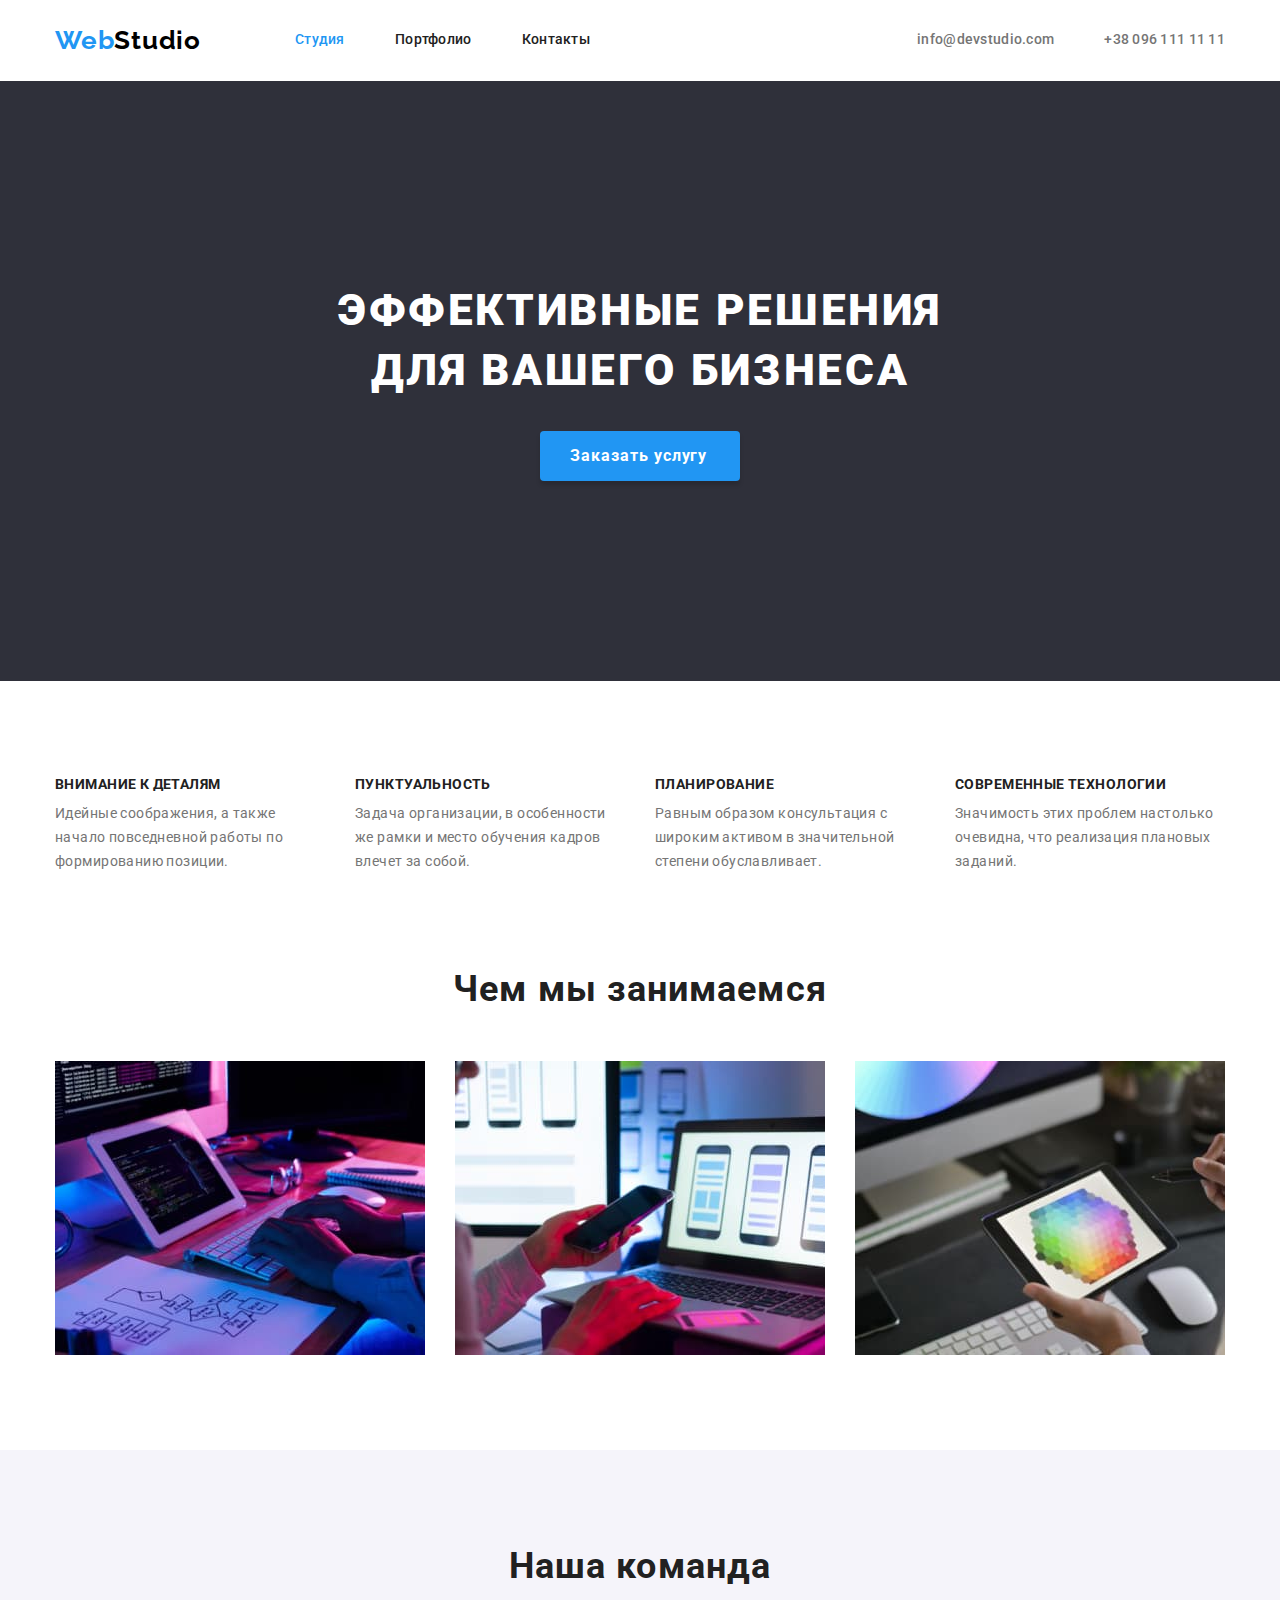
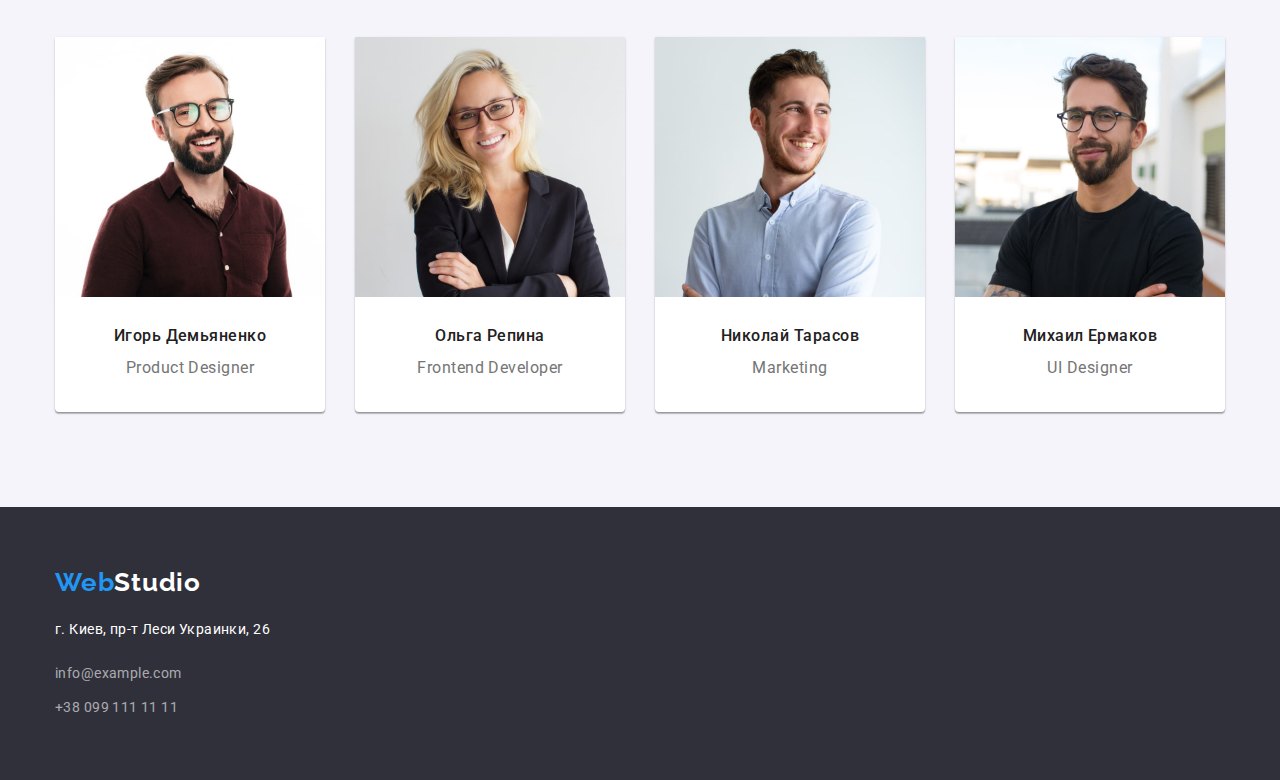
<file: index.html>
<!DOCTYPE html>
<html lang="ru">
<head>
    <meta charset="UTF-8">
    <meta http-equiv="X-UA-Compatible" content="IE=edge">
    <meta name="viewport" content="width=device-width, initial-scale=1.0">
    <title>Document</title>
    <link rel="stylesheet" href="./css/styles.css">
    <!-- fonts -->
    <link rel="preconnect" href="https://fonts.googleapis.com">
    <link rel="preconnect" href="https://fonts.gstatic.com" crossorigin>
    <link href="https://fonts.googleapis.com/css2?family=Raleway:wght@700&family=Roboto:wght@400;500;700;900&display=swap"
        rel="stylesheet">
    <!-- Normalize CSS -->
    <link rel="stylesheet" href="https://cdn.jsdelivr.net/npm/modern-normalize@1.1.0/modern-normalize.min.css" />
    <!-- my CSS -->
    <link rel="stylesheet" href="./css/styles.css">
</head>

<body class="body">
    <header class="page-header">
        <section class="header-container container">
            <a class="logo link" href="./index.html">Web<span style="color:#000000 ;">Studio</span></a>
            <nav class="header-nav">
                <ul class="header-list list">
                    <li class="header-list-items"><a class="current-page link" href="./index.html">Студия</a></li>
                    <li class="header-list-items"><a class="pages-links link" href="./portfolio.html">Портфолио</a></li>
                    <li class="header-list-items"><a class="pages-links link" href="">Контакты</a></li>
                </ul>
            </nav>
        
            <ul class="header-mail-tel list">
                <li class="header-contacts"><a class="header-contacts-links link" href="mailto:info@devstudio.com">info@devstudio.com</a></li>
                <li class="header-contacts"><a class="header-contacts-links link" href="tel:+380961111111">+38 096 111 11 11</a></li>
            </ul>
        </section>
    </header>

<!-- уникальный контент -->
    <main>
        <!-- шапка -->
        <section class="solution">
            <div class="solution-block container">
                <h1 class="main-title">Эффективные решения для вашего бизнеса</h1>
                <button class="btn" type="button">Заказать услугу</button>
            </div>
        </section>

        <!-- особенности -->
        <section class="difference">
            <h2 hidden>Особенности</h2>

            <ul class="difference-list container list">
                <li class="difference-list-items">
                    <h3 class="difference-list-header">Внимание к деталям</h3>
                    <p class="difference-list-paragraph">Идейные соображения, а также начало повседневной работы по формированию позиции.</p>
                </li>
                <li class="difference-list-items">
                    <h3 class="difference-list-header">Пунктуальность</h3>
                    <p class="difference-list-paragraph">Задача организации, в особенности же рамки и место обучения кадров влечет за собой.</p>
                </li>
                <li class="difference-list-items">
                    <h3 class="difference-list-header">Планирование</h3>
                    <p class="difference-list-paragraph">Равным образом консультация с широким активом в значительной степени обуславливает.</p>
                </li>
                <li class="difference-list-items">
                    <h3 class="difference-list-header">Современные технологии</h3>
                    <p class="difference-list-paragraph">Значимость этих проблем настолько очевидна, что реализация плановых заданий.</p>
                </li>
            </ul>
        </section>
        <!-- чем мы занимаемся -->
        <section class="whatwedo container">
            <h2 class="body-headers">Чем мы занимаемся</h2>
            <ul class="whatwedo-list list">
                <li class="whatwedo-list-items"><a href=""><img width="370" height="294" src="./images/mainpage/chemzanimaesya1.jpg"
                    alt="человек набирает код на компьютере"></a></li>
                <li class="whatwedo-list-items"><a href=""><img width="370" height="294" src="./images/mainpage/chemzanimaesya2.jpg"
                    alt="человек разрабатывает дизайн приложения для смартфона"></a></li>
                <li class="whatwedo-list-items"><a href=""><img width="370" height="294" src="./images/mainpage/chemzanimaesya3.jpg"
                    alt="человек подбирает на планшете цветовую гамму для дизайна"></a></li>
            </ul>
        </section>
        <!-- наша команда -->
        <section class="command">
            <div class="container">
                <h2 class="body-headers">Наша команда</h2>
                    <ul class="command-list list">
                        <li class="command-cards">
                            
                            <img width="270" height="260" src="./images/mainpage/main-comanda1-ID.jpg" alt="фото члена команды">
                            <h3 class="command-names">Игорь Демьяненко</h3>
                            <p class="command-proffession" lang="en">Product Designer</p>
                            
                        </li>
                        <li class="command-cards">
                            <img width="270" height="260" src="./images/mainpage/main-comanda2-OR.jpg" 
                                alt="фото члена команды">
                            <h3 class="command-names">Ольга Репина</h3>
                            <p class="command-proffession" lang="en">Frontend Developer</p>
                        </li>
                        <li class="command-cards">
                            <img width="270" height="260" src="./images/mainpage/main-comanda3-NT.jpg" 
                                alt="фото члена команды">
                            <h3 class="command-names">Николай Тарасов</h3>
                            <p class="command-proffession" lang="en">Marketing</p>
                        </li>
                        <li class="command-cards">
                            <img width="270" height="260" src="./images/mainpage/main-comanda4-ME.jpg" 
                                alt="фото члена команды">
                            <h3 class="command-names">Михаил Ермаков</h3>
                            <p class="command-proffession" lang="en">UI Designer</p>
                        </li>
                    </ul>
            </div>
        </section>
    </main>


    <!-- футер -->
    <footer class="footer">
        <div class="container">
            <a class="logo link" href="./index.html">Web<span style="color:#FFFFFF">Studio</span></a>
                <div class="address-content">
                    <address class="address">
                        <p class="footer-address">г. Киев, пр-т Леси Украинки, 26</p>
                        <ul class="footer-list list">
                            <li class="footer-contacts-el"><a class="footer-contacts link" href="mailto:info@example.com">info@example.com</a></li>
                            <li class="footer-contacts-el"><a class="footer-contacts link" href="tel:+380991111111">+38 099 111 11 11</a></li>
                        </ul>
                    </address>
                </div>
        </div>
    </footer>
    
</body>
</html>
</file>
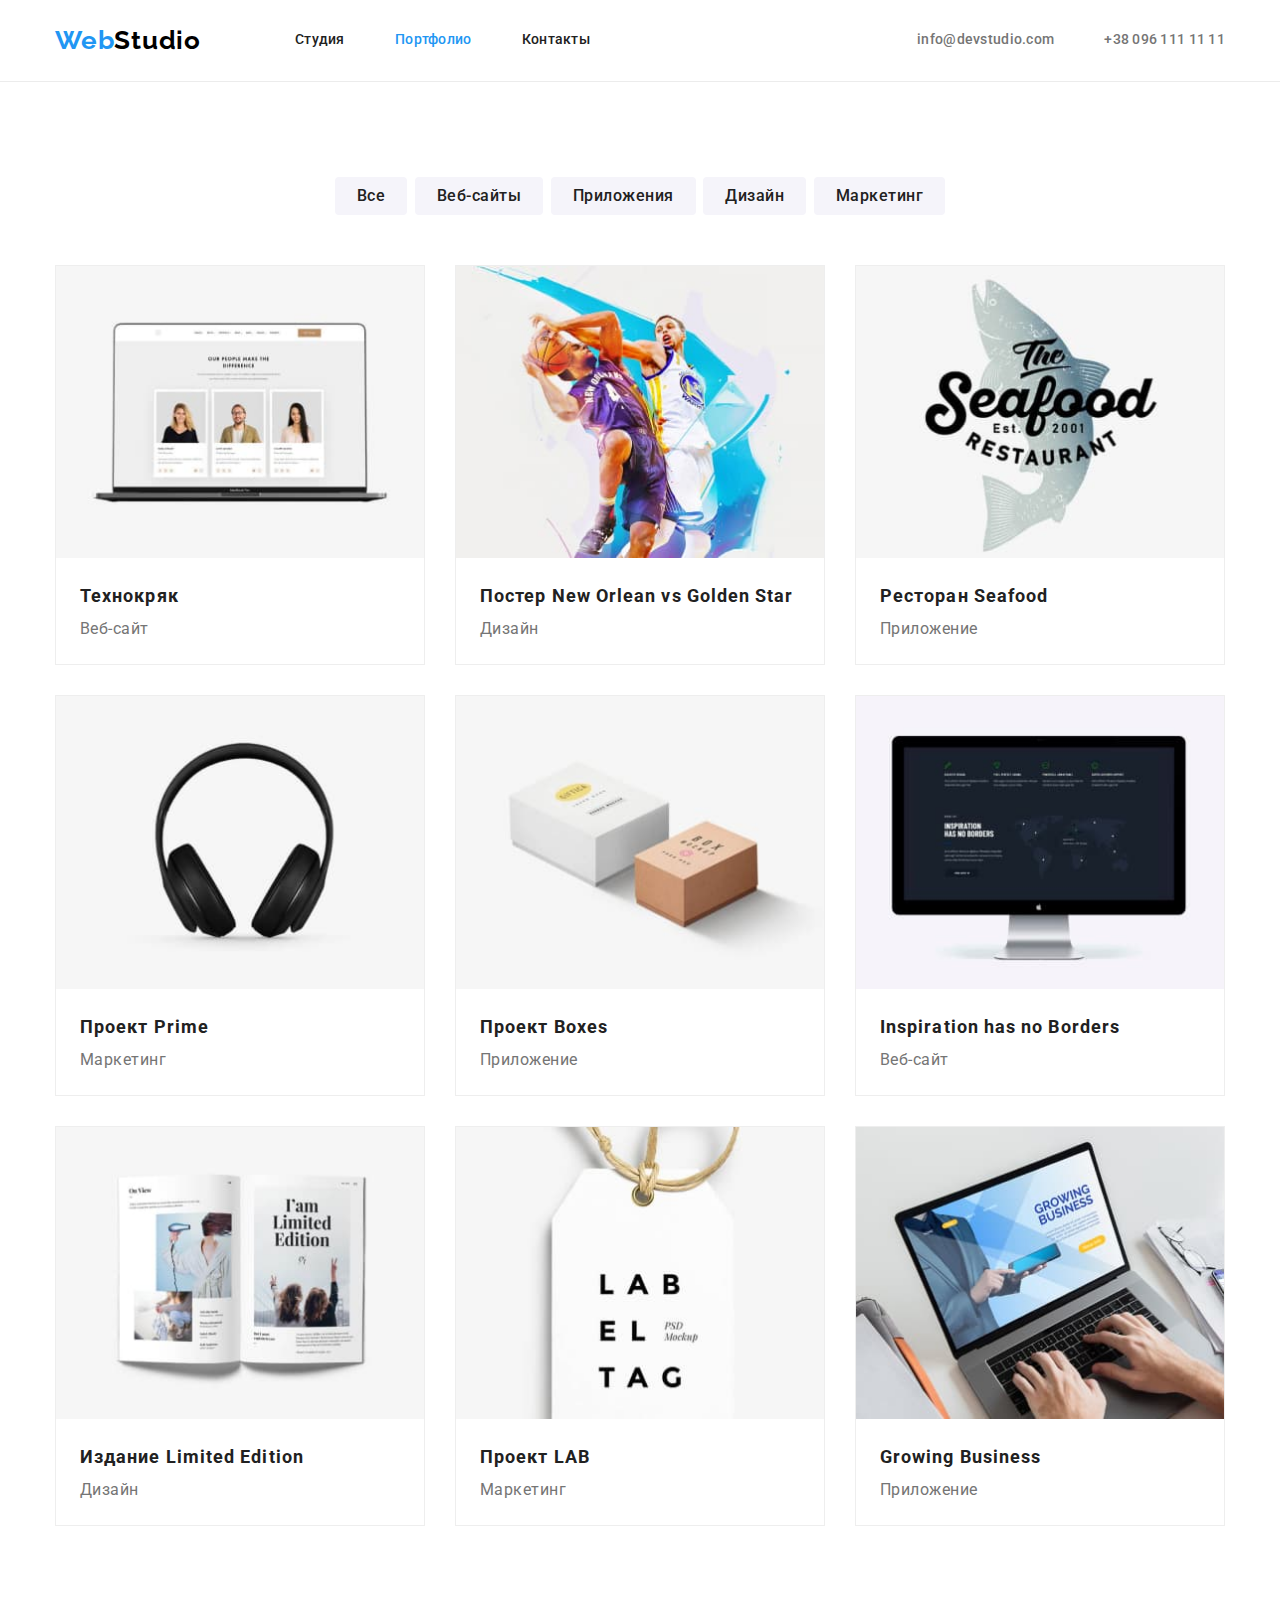
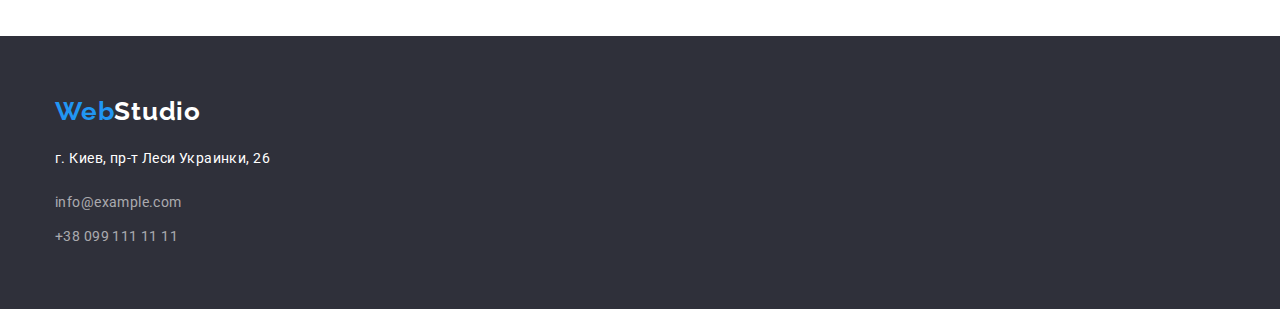
<file: portfolio.html>
<!DOCTYPE html>
<html lang="en">
<head>
    <meta charset="UTF-8">
    <meta http-equiv="X-UA-Compatible" content="IE=edge">
    <meta name="viewport" content="width=device-width, initial-scale=1.0">
    <title>Document</title>
    <link rel="stylesheet" href="./css/styles.css">
    <!-- fonts -->
    <link rel="preconnect" href="https://fonts.googleapis.com">
    <link rel="preconnect" href="https://fonts.gstatic.com" crossorigin>
    <link href="https://fonts.googleapis.com/css2?family=Raleway:wght@700&family=Roboto:wght@400;500;700;900&display=swap"
        rel="stylesheet">
    <!-- Normalize CSS -->
    <link rel="stylesheet" href="https://cdn.jsdelivr.net/npm/modern-normalize@1.1.0/modern-normalize.min.css" />
    <!-- my CSS -->
    <link rel="stylesheet" href="./css/styles.css">
</head>

<body>
    <header class="page-header page-header-line">
        <section class="header-container container">
            <a class="logo link" href="./index.html">Web<span style="color:#000000 ;">Studio</span></a>
            <nav class="header-nav">
                <ul class="header-list list">
                    <li class="header-list-items"><a class="pages-links link" href="./index.html">Студия</a></li>
                    <li class="header-list-items"><a class="current-page link" href="./portfolio.html">Портфолио</a></li>
                    <li class="header-list-items"><a class="pages-links link" href="">Контакты</a></li>
                </ul>
            </nav>
        
            <ul class="header-mail-tel list">
                <li class="header-contacts"><a class="header-contacts-links link" href="mailto:info@devstudio.com">info@devstudio.com</a></li>
                <li class="header-contacts"><a class="header-contacts-links link" href="tel:+380961111111">+38 096 111 11 11</a></li>
            </ul>
        </section>
    </header>
    <!-- уникальный контент -->
    <main>
        <!-- фильтры -->
        <section class="portfolio-all">
            <div class="list portfolio-main-block container">
                <h2 hidden>Кнопки фильтров проектов</h2>
                <ul class="portfolio-buttons list">
                    <li><button class="filters-btn" type="button">Все</button></li>
                    <li><button class="filters-btn" type="button">Веб-сайты</button></li>
                    <li><button class="filters-btn" type="button">Приложения</button></li>
                    <li><button class="filters-btn" type="button">Дизайн</button></li>
                    <li><button class="filters-btn" type="button">Маркетинг</button></li>
                </ul>
            <!-- проекты -->
                <h2 hidden>Карточки проектов</h2>
                <ul class="list container proj-cards cards-netting">
                    <li class="card-netting-item">
                        <img src="./images/portfolio/proj-01.jpg" alt="страница сайта с фотографиями сотрудников">
                        <div class="cards-text"><h3 class="proj-names">Технокряк</h3>
                        <p class="proj-descrtipions">Веб-сайт</p>
                        </div>
                    </li>
                    <li class="card-netting-item">
                        <img src="./images/portfolio/proj-02.jpg" alt="два спортсмена играют в баскетбол">
                        <div class="cards-text"><h3 class="proj-names" lang="en">Постер New Orlean vs Golden Star</h3>
                        <p class="proj-descrtipions">Дизайн</p>
                        </div>
                    </li>
                    <li class="card-netting-item">
                        <img src="./images/portfolio/proj-03.jpg" alt="лого ресторана">
                        <div class="cards-text"><h3 class="proj-names">Ресторан <span lang="en">Seafood</span></h3>
                        <p class="proj-descrtipions">Приложение</p>
                        </div>
                    </li>
                    <li class="card-netting-item">
                        <img src="./images/portfolio/proj-04.jpg" alt="наушники">
                        <div class="cards-text"><h3 class="proj-names">Проект <span lang="en">Prime</span></h3>
                        <p class="proj-descrtipions">Маркетинг</p>
                        </div>
                    </li>
                    <li class="card-netting-item">
                        <img src="./images/portfolio/proj-05.jpg" alt="упаковочные коробки">
                        <div class="cards-text"><h3 class="proj-names">Проект <span lang="en">Boxes</span></h3>
                        <p class="proj-descrtipions">Приложение</p>
                        </div>
                    </li>
                    <li class="card-netting-item">
                        <img src="./images/portfolio/proj-06.jpg" alt="изображение сайта">
                        <div class="cards-text"><h3 class="proj-names" lang="en">Inspiration has no Borders</h3>
                        <p class="proj-descrtipions">Веб-сайт</p>
                        </div>
                    </li>
                    <li class="card-netting-item">
                        <img src="./images/portfolio/proj-07.jpg" alt="книга">
                        <div class="cards-text"><h3 class="proj-names">Издание <span lang="en">Limited Edition</span></h3>
                        <p class="proj-descrtipions">Дизайн</p>
                        </div>
                    </li>
                    <li class="card-netting-item">
                        <img src="./images/portfolio/proj-08.jpg" alt="бирка с лого проекта">
                        <div class="cards-text"><h3 class="proj-names">Проект <span lang="en">LAB</span></h3>
                        <p class="proj-descrtipions">Маркетинг</p>
                        </div>
                    </li>
                    <li class="card-netting-item">
                        <img src="./images/portfolio/proj-09.jpg" alt="человек печатает на ноутбуке">
                        <div class="cards-text"><h3 class="proj-names" lang="en">Growing Business</h3>
                        <p class="proj-descrtipions">Приложение</p>
                        </div>
                    </li>
                </ul>
            </div>
      </section>
    </main>

    <!-- футер -->
    <footer class="footer">
        <div class="container">
            <a class="logo link" href="./index.html">Web<span style="color:#FFFFFF">Studio</span></a>
                <div class="address-content">
                    <address class="address">
                        <p class="footer-address">г. Киев, пр-т Леси Украинки, 26</p>
                        <ul class="footer-list list">
                            <li class="footer-contacts-el"><a class="footer-contacts link" href="mailto:info@example.com">info@example.com</a></li>
                            <li class="footer-contacts-el"><a class="footer-contacts link" href="tel:+380991111111">+38 099 111 11 11</a></li>
                        </ul>
                    </address>
                </div>
        </div>
    </footer>




</body>
</html>
</file>
<file: css/styles.css>
:root {
    /* text colors */
    --main-dark: #212121;
    --main-grey: #757575;
    --hover-focus: #2196F3;

    /* bg-colors */
    --header-footer: #2F303A;

    /* others */
    /* для сітки% */
    /* кількість карток в рядку */
    --items: 3;
    /* відступи між картками */
    --indent: 30px;

}

body {
    font-family: Roboto, Raleway;
    background-color: white;
}

/* reset */
h1,
h2,
h3,
h4,
p {
	margin: 0;
}

img {
	display: block;
	max-width: 100%;
	height: auto;
}


.page-header {
    padding-top: 25px;
    padding-bottom: 25px;
 }

 .page-header-line {
    border-bottom: 1px solid #ECECEC;
 }

.page-main {
    display: flex;
    justify-content: center;
}

.container {
	width: 1200px;
	padding-left: 15px;
	padding-right: 15px;
    margin-left: auto;
    margin-right: auto;
	/* outline: 1px solid red; */
}
.header-container {
	display: flex;
	align-items: center;
}


/* common styles start */
.link {
    text-decoration: none;
}

.link:hover {
    color: var(--hover-focus);
}

.list {
    list-style: none;
    padding: 0px;
    margin: 0px;
}

.current-page {
    color: #2196F3;
}

.pages-links {
    color: var(--main-dark);
}


.logo {
    display: flex;
    width: 145px;
    font-family: 'Raleway';
    font-style: normal;
    font-weight: 700;
    font-size: 26px;
    line-height: 1.19;
    letter-spacing: 0.03em;
    color: #2196F3;
}


/* .header-nav, */
.header-list {
    display: flex;
    justify-content: space-between;
    padding: 0px;
    width: 295px;
    margin-left: 95px;
    }


.header-mail-tel {
    display: flex; 
    padding: 0px;
    margin-left: auto;
    margin-right: 0px;
    justify-content: space-between;
}

.header-contacts {
    font-weight: 500;
    font-size: 14px;
    line-height: 1.14;
    letter-spacing: 0.02em;
    color: #757575;
}

.header-contacts-links {
    color: var(--main-grey);
    min-width: max-content;
}

.header-contacts:not(:last-child) {
    margin-right: 50px;
}
.header-contacts:last-child {
    margin-right: 0px;
}

.header-list-items {
    font-weight: 500;
    font-size: 14px;
    line-height: 1.14;
    letter-spacing: 0.02em;
}

.solution {
    padding: 200px 0px;
}

.solution-block {
    margin-left: auto;
	margin-right: auto;
}


.btn {
    display: flex;
    font-family: 'Roboto';
    font-style: normal;
    font-weight: 700;
    font-size: 16px;
    line-height: 1.88;
    align-items: center;
    text-align: center;
    letter-spacing: 0.06em;
    color: #FFFFFF;
    background-color: var(--hover-focus);
    border: none;
    box-shadow: 0px 4px 4px rgba(0, 0, 0, 0.15);
    border-radius: 4px;
    cursor: pointer;
    min-width: 200px;
    max-width: max-content;
    padding: 10px 30px;
    margin-left: auto;
    margin-right: auto;
}

.solution,
.footer {
    background-color: var(--header-footer);
}

.main-title {
    font-weight: 900;
    font-size: 44px;
    line-height: 1.36;
    text-align: center;
    letter-spacing: 0.06em;
    text-transform: uppercase;
    padding-bottom: 30px;
    color: #FFFFFF;
    width: 695px;
    margin-top: 0px;
    margin-left: auto;
    margin-right: auto;
}


.btn:hover,
.btn:focus,
.filters-btn:hover,
.filters-btn:focus {
    background-color: #188CE8;
}

.filters-btn {
    font-family: 'Roboto';
    font-style: normal;
    font-weight: 500;
    font-size: 16px;
    line-height: 1.62;
    text-align: center;
    letter-spacing: 0.03em;
    color: #212121;
    background-color: #F5F4FA;
    border-radius: 4px;
    border: none;
    cursor: pointer;
}

.filters-btn:hover,
.filters-btn:focus {
    color: #FFFFFF;
    ;
}

.difference{
    padding: 95px 0px;

}

.difference-list {
    display: flex;
    justify-content: space-between;
    margin-left: auto;
	margin-right: auto;
    padding-left: 15px;
    padding-right: 15px;
}

.difference-list-items {
    width: 270px;
}

.difference-list-header {
    font-weight: 700;
    font-size: 14px;
    line-height: 16px;
    letter-spacing: 0.03em;
    text-transform: uppercase;
    color: #212121;
    margin-bottom: 10px;
}

.difference-list-paragraph {
    font-size: 14px;
    line-height: 1.71;
    letter-spacing: 0.03em;
    color: #757575;
}

.whatwedo {
    margin-left: auto;
	margin-right: auto;
    padding-bottom: 95px;
}

.whatwedo-list {
    display: flex;
    justify-content: space-between;
    margin-top: 50px;
}

.command {
    padding: 95px 0px;
}

.command-list {
    display: flex;
    margin-top: 50px;
    justify-content: space-between;
}

.body-headers {
    font-weight: 700;
    font-size: 36px;
    line-height: 1.17;
    text-align: center;
    letter-spacing: 0.03em;
    color: #212121;
}

.command-names {
    font-weight: 500;
    font-size: 16px;
    line-height: 1.17;
    text-align: center;
    letter-spacing: 0.03em;
    color: #212121;
    margin-top: 30px;
    margin-bottom: 10px;
}

.command-proffession {
    font-size: 16px;
    line-height: 1.67;
    text-align: center;
    letter-spacing: 0.03em;
    color: #757575;
    margin-bottom: 30px;
}

.command {
    background: #F5F4FA;
}

.command-cards {
    width: 270px;
    background: #FFFFFF;
    box-shadow: 0px 1px 3px rgba(0, 0, 0, 0.12), 0px 1px 1px rgba(0, 0, 0, 0.14), 0px 2px 1px rgba(0, 0, 0, 0.2);
    border-radius: 0px 0px 4px 4px;
}

.address {
    font-style: normal;
    font-size: 14px;
    line-height: 1.71;
    letter-spacing: 0.03em;
    color: #FFFFFF;
}

.address-content {
    margin-top: 20px;
    padding: 0px;
}

.footer {
padding-top: 60px;
padding-bottom: 60px;
}

.footer-contacts {
    font-size: 14px;
    line-height: 1.71;
    letter-spacing: 0.03em;
    color: rgba(255, 255, 255, 0.6);
}

.footer-contacts-el:last-child {
    margin-top: 10px;
}


.footer-list {
    margin-top: 20px;
}



/* portfolio */

.portfolio-all {
    padding-top: 95px;
    padding-bottom: 95px;
}

.portfolio-main-block {
    margin-left: auto;
    margin-right: auto;
}

.portfolio-buttons {
    display: flex;
    position: relative;
    min-width: 610px;
    max-width: min-content;
    margin-left: auto;
    margin-right: auto;
    justify-content: space-between;
}

.filters-btn {
    padding: 6px 22px;
}

.proj-cards {
    margin-top: 35px;
}

.cards-netting {
    display: flex;
    flex-wrap: wrap;
  }
  .card-netting-item {
    display: flex;
    flex-direction: column;
    flex-basis: calc((100% - var(--indent) * var(--items)) / var(--items));
    margin: calc(var(--indent) / 2);
    border: 1px solid #EEEEEE;
  }
.proj-names {
    font-weight: 700;
    font-size: 18px;
    line-height: 2.00;
    letter-spacing: 0.06em;
    color: #212121;
}

.cards-text {
    padding: 20px 24px;
}

.proj-descrtipions {
    font-size: 16px;
    line-height: 1.88;
    letter-spacing: 0.03em;
    color: #757575;
}
</file>
